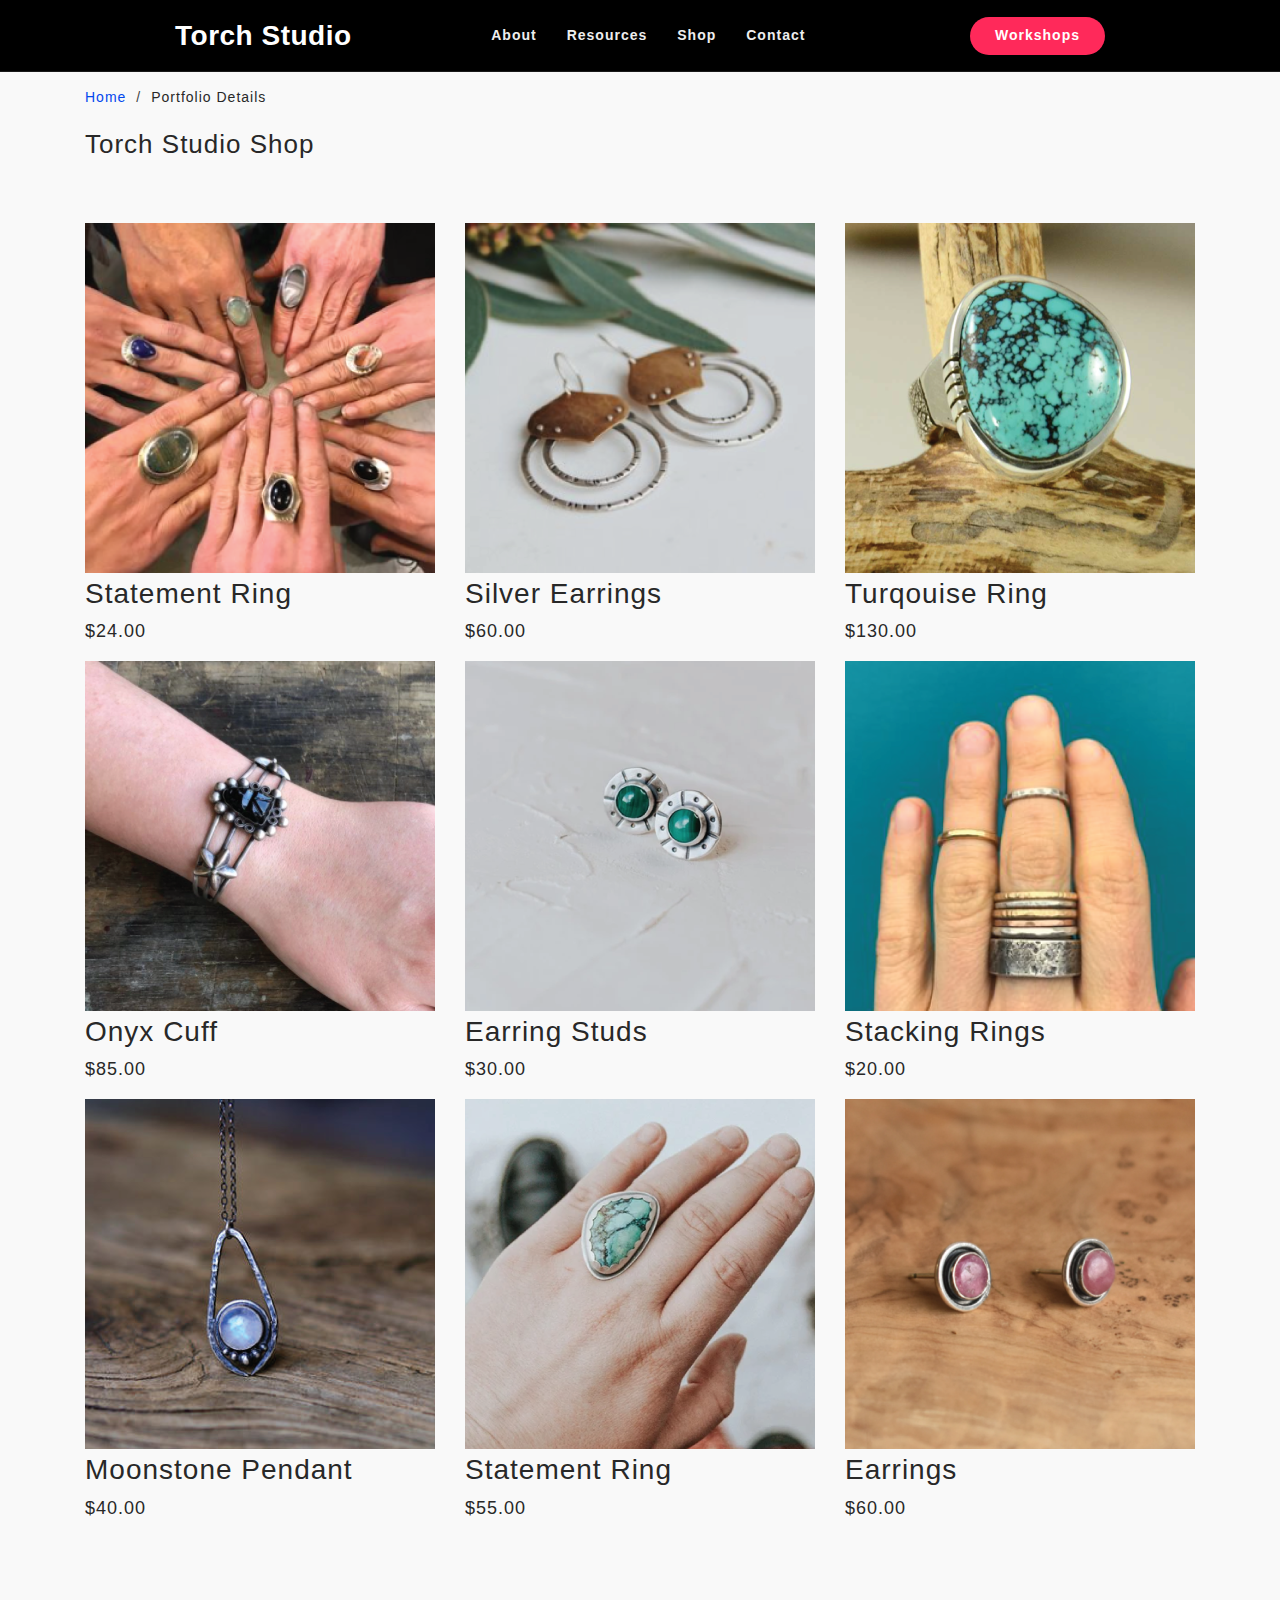
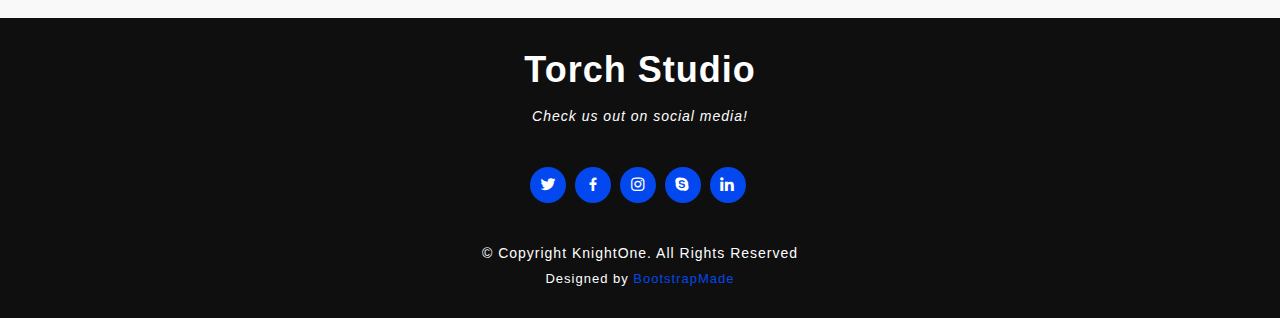
<file: index.html>
<!DOCTYPE html>
<html lang="en">

<head>
  <meta charset="utf-8">
  <meta content="width=device-width, initial-scale=1.0" name="viewport">

  <title>Portfolio Details - KnightOne Bootstrap Template</title>
  <meta content="" name="description">
  <meta content="" name="keywords">

  <!-- Favicons -->
  <link href="assets/img/favicon.png" rel="icon">
  <link href="assets/img/apple-touch-icon.png" rel="apple-touch-icon">

  <!-- Google Fonts -->
  <link href="https://fonts.googleapis.com/css?family=Open+Sans:300,300i,400,400i,600,600i,700,700i|Raleway:300,300i,400,400i,500,500i,600,600i,700,700i|Poppins:300,300i,400,400i,500,500i,600,600i,700,700i" rel="stylesheet">

  <!-- Vendor CSS Files -->
  <link href="assets/vendor/bootstrap/css/bootstrap.min.css" rel="stylesheet">
  <link href="assets/vendor/icofont/icofont.min.css" rel="stylesheet">
  <link href="assets/vendor/boxicons/css/boxicons.min.css" rel="stylesheet">
  <link href="assets/vendor/remixicon/remixicon.css" rel="stylesheet">
  <link href="assets/vendor/venobox/venobox.css" rel="stylesheet">
  <link href="assets/vendor/owl.carousel/assets/owl.carousel.min.css" rel="stylesheet">

  <!-- Template Main CSS File -->
  <link href="assets/css/style.css" rel="stylesheet">

  <!-- Global site tag (gtag.js) - Google Analytics -->
<script async src="https://www.googletagmanager.com/gtag/js?id=G-13Y4Y23V2C"></script>
<script>
  window.dataLayer = window.dataLayer || [];
  function gtag(){dataLayer.push(arguments);}
  gtag('js', new Date());

  gtag('config', 'G-13Y4Y23V2C');
</script>

  <!-- =======================================================
  * Template Name: KnightOne - v2.2.1
  * Template URL: https://bootstrapmade.com/knight-simple-one-page-bootstrap-template/
  * Author: BootstrapMade.com
  * License: https://bootstrapmade.com/license/
  ======================================================== -->
</head>

<body>

  <!-- ======= Header ======= -->
  <header id="header" class="fixed-top header-inner-pages">
    <div class="container-fluid">

      <div class="row justify-content-center">
        <div class="col-xl-9 d-flex align-items-center justify-content-between">
          <h1 class="logo"><a href="https://taraannbrooks.github.io/Torch-Studio/">Torch Studio</a></h1>
          <!-- Uncomment below if you prefer to use an image logo -->
          <!-- <a href="index.html" class="logo"><img src="assets/img/logo.png" alt="" class="img-fluid"></a>-->

          <nav class="nav-menu d-none d-lg-block">
            <ul>
              <li><a href="">About</a></li>
              <li><a href="">Resources</a></li>
              <li><a href="https://taraannbrooks.github.io/TorchStudio-Shop/">Shop</a></li>
              <li><a href="">Contact</a></li>
                <ul>
          </nav><!-- .nav-menu -->

          <a href="https://taraannbrooks.github.io/Torch-Workshops/" class="get-started-btn scrollto">Workshops</a>
        </div>
      </div>

    </div>
  </header><!-- End Header -->

  <main id="main">

    <!-- ======= Breadcrumbs ======= -->
    <section id="breadcrumbs" class="breadcrumbs">
      <div class="container">

        <ol>
          <li><a href="index.html">Home</a></li>
          <li>Portfolio Details</li>
        </ol>
        <h2>Torch Studio Shop</h2>

      </div>
    </section><!-- End Breadcrumbs -->

    <!-- ======= Portfolio Details Section ======= -->
    <section id="portfolio-details" class="portfolio-details">
      <div class="container">

        <div class="portfolio-details-container">
          

          <!-- <div class="owl-carousel portfolio-details-carousel"> -->
            <!-- <img src="assets/img/angele-kamp-u5IBQmxveNc-unsplash.jpg" class="img-fluid" alt=""> -->
            <!-- <img src="assets/img/don-agnello-wEsPKE4dEdI-unsplash.jpg" class="img-fluid" alt=""> -->
            <!-- <img src="assets/img/kyle-cut-media-Dcw_Z5o7ovY-unsplash.jpg" class="img-fluid" alt=""> -->
          <!-- </div> -->
          <div class="row portfolio-container">

            <div class="col-lg-4 col-md-6 portfolio-item filter-app">
              <img src="assets/img/Shopstatement.png" class="img-fluid" alt="">
              <h3>Statement Ring</h3>
              <p>$24.00</p>
              <!-- <div class="portfolio-info"> -->
                <!-- <h4>Intro to Silversmithing</h4> -->
                <!-- <p>Let's get started with a bang! We will cover the basics of silversmithing from tools, how to use them to soldering.</p> -->
                <!-- <a href="assets/img/portfolio/portfolio-1.jpg" data-gall="portfolioGallery" class="venobox preview-link" title="App 1"><i class="bx bx-plus"></i></a> -->
                <!-- <a href="portfolio-details.html" class="details-link" title="More Details"><i class="bx bx-link"></i></a> -->
              <!-- </div> -->
            </div>

            <div class="col-lg-4 col-md-6 portfolio-item filter-app">
              <img src="assets/img/Shopearrings.png" class="img-fluid" alt="">
              <h3>Silver Earrings</h3>
              <p>$60.00</p>
              <!-- <div class="portfolio-info"> -->
                <!-- <h4>Intro to Silversmithing</h4> -->
                <!-- <p>Let's get started with a bang! We will cover the basics of silversmithing from tools, how to use them to soldering.</p> -->
                <!-- <a href="assets/img/portfolio/portfolio-1.jpg" data-gall="portfolioGallery" class="venobox preview-link" title="App 1"><i class="bx bx-plus"></i></a> -->
                <!-- <a href="portfolio-details.html" class="details-link" title="More Details"><i class="bx bx-link"></i></a> -->
              <!-- </div> -->
            </div>
      
            <div class="col-lg-4 col-md-6 portfolio-item filter-web">
              <img src="assets/img/ShopTring.png" class="img-fluid" alt="">
              <h3>Turqouise Ring</h3>
              <p>$130.00</p>
              <!-- <div class="portfolio-info"> -->
                <!-- <h4>Intro to Rings</h4> -->
                <!-- <p>Learn to make your very own ring, custom to fit you.</p> -->
                <!-- <a href="assets/img/portfolio/portfolio-2.jpg" data-gall="portfolioGallery" class="venobox preview-link" title="Web 3"><i class="bx bx-plus"></i></a> -->
                <!-- <a href="portfolio-details.html" class="details-link" title="More Details"><i class="bx bx-link"></i></a> -->
              <!-- </div> -->
            </div>
            <div class="col-lg-4 col-md-6 portfolio-item filter-app">
              <img src="assets/img/ShopOnyx.png" class="img-fluid" alt="">
              <h3>Onyx Cuff</h3>
              <p>$85.00</p>
              <!-- <div class="portfolio-info"> -->
                <!-- <h4>Intermediate Rings</h4> -->
                <!-- <p>Learn to use more advanced techniques with ring making, focus on pushing design and executing.</p> -->
                <!-- <a href="assets/img/portfolio/portfolio-3.jpg" data-gall="portfolioGallery" class="venobox preview-link" title="App 2"><i class="bx bx-plus"></i></a> -->
                <!-- <a href="portfolio-details.html" class="details-link" title="More Details"><i class="bx bx-link"></i></a> -->
              <!-- </div> -->
            </div>
            <div class="col-lg-4 col-md-6 portfolio-item filter-card">
              <img src="assets/img/Shopstuds.png" class="img-fluid" alt="">
              <h3>Earring Studs</h3>
              <p>$30.00</p>
              <!-- <div class="portfolio-info"> -->
                <!-- <h4>Stud Earrings</h4> -->
                <!-- <p>Magnam dolores commodi suscipit. Necessitatibus eius consequatur ex aliquid fuga eum quidem. Sit sint consectetur velit. Quisquam quos quisquam cupiditate. Et nemo qui impedit suscipit alias</p> -->
                <!-- <a href="assets/img/portfolio/portfolio-4.jpg" data-gall="portfolioGallery" class="venobox preview-link" title="Card 2"><i class="bx bx-plus"></i></a> -->
                <!-- <a href="portfolio-details.html" class="details-link" title="More Details"><i class="bx bx-link"></i></a> -->
              <!-- </div> -->
            </div>
            <div class="col-lg-4 col-md-6 portfolio-item filter-web">
              <img src="assets/img/Shopstacking.png" class="img-fluid" alt="">
              <h3>Stacking Rings</h3>
              <p>$20.00</p>       
              <!-- <div class="portfolio-info"> -->
                <!-- <h4>Cuffs and Bangles</h4> -->
                <!-- <p>Magnam dolores commodi suscipit. Necessitatibus eius consequatur ex aliquid fuga eum quidem. Sit sint consectetur velit. Quisquam quos quisquam cupiditate. Et nemo qui impedit suscipit alias</p> -->
                <!-- <a href="assets/img/portfolio/portfolio-5.jpg" data-gall="portfolioGallery" class="venobox preview-link" title="Web 2"><i class="bx bx-plus"></i></a> -->
                <!-- <a href="portfolio-details.html" class="details-link" title="More Details"><i class="bx bx-link"></i></a> -->
              <!-- </div> -->
            </div>
            <div class="col-lg-4 col-md-6 portfolio-item filter-app">
              <img src="assets/img/Shoppendant.png" class="img-fluid" alt="">
              <h3>Moonstone Pendant</h3>
              <p>$40.00</p>
              <!-- <div class="portfolio-info"> -->
                <!-- <h4>Intro to Stone Setting</h4> -->
                <!-- <p>Magnam dolores commodi suscipit. Necessitatibus eius consequatur ex aliquid fuga eum quidem. Sit sint consectetur velit. Quisquam quos quisquam cupiditate. Et nemo qui impedit suscipit alias</p> -->
                <!-- <a href="assets/img/portfolio/portfolio-6.jpg" data-gall="portfolioGallery" class="venobox preview-link" title="App 3"><i class="bx bx-plus"></i></a> -->
                <!-- <a href="portfolio-details.html" class="details-link" title="More Details"><i class="bx bx-link"></i></a> -->
              <!-- </div> -->
            </div>
            <div class="col-lg-4 col-md-6 portfolio-item filter-card">
              <img src="assets/img/Shopring2.png" class="img-fluid" alt="">
              <h3>Statement Ring</h3>
              <p>$55.00</p>
              <!-- <div class="portfolio-info"> -->
                <!-- <h4>Intro to Pendants</h4> -->
                <!-- <p>Magnam dolores commodi suscipit. Necessitatibus eius consequatur ex aliquid fuga eum quidem. Sit sint consectetur velit. Quisquam quos quisquam cupiditate. Et nemo qui impedit suscipit alias</p> -->
                <!-- <a href="assets/img/portfolio/portfolio-7.jpg" data-gall="portfolioGallery" class="venobox preview-link" title="Card 1"><i class="bx bx-plus"></i></a> -->
                <!-- <a href="portfolio-details.html" class="details-link" title="More Details"><i class="bx bx-link"></i></a> -->
              <!-- </div> -->
            </div>
            <div class="col-lg-4 col-md-6 portfolio-item filter-card">
              <img src="assets/img/Shopstuds2.png" class="img-fluid" alt="">
              <h3>Earrings</h3>
              <p>$60.00</p>
              <!-- <div class="portfolio-info"> -->
                <!-- <h4>Intro to Silver Texturing</h4> -->
                <!-- <p>Magnam dolores commodi suscipit. Necessitatibus eius consequatur ex aliquid fuga eum quidem. Sit sint consectetur velit. Quisquam quos quisquam cupiditate. Et nemo qui impedit suscipit alias</p> -->
                <!-- <a href="assets/img/portfolio/portfolio-8.jpg" data-gall="portfolioGallery" class="venobox preview-link" title="Card 3"><i class="bx bx-plus"></i></a> -->
                <!-- <a href="portfolio-details.html" class="details-link" title="More Details"><i class="bx bx-link"></i></a> -->
              <!-- </div> -->
              </div>
            </div>
          </div>
        </div>
        </section><!-- End Portfolio Section -->
      </div>
    </section><!-- End Portfolio Details Section -->

  </main><!-- End #main -->


  <!-- ======= Footer ======= -->
  <footer id="footer">
    <div class="container">
      <h3>Torch Studio</h3>
      <p>Check us out on social media!</p>
      <div class="social-links">
        <a href="#" class="twitter"><i class="bx bxl-twitter"></i></a>
        <a href="#" class="facebook"><i class="bx bxl-facebook"></i></a>
        <a href="#" class="instagram"><i class="bx bxl-instagram"></i></a>
        <a href="#" class="google-plus"><i class="bx bxl-skype"></i></a>
        <a href="#" class="linkedin"><i class="bx bxl-linkedin"></i></a>
      </div>
      <div class="copyright">
        &copy; Copyright <strong><span>KnightOne</span></strong>. All Rights Reserved
      </div>
      <div class="credits">
        <!-- All the links in the footer should remain intact. -->
        <!-- You can delete the links only if you purchased the pro version. -->
        <!-- Licensing information: https://bootstrapmade.com/license/ -->
        <!-- Purchase the pro version with working PHP/AJAX contact form: https://bootstrapmade.com/knight-simple-one-page-bootstrap-template/ -->
        Designed by <a href="https://bootstrapmade.com/">BootstrapMade</a>
      </div>
    </div>
  </footer><!-- End Footer -->

  <div id="preloader"></div>
  <a href="#" class="back-to-top"><i class="ri-arrow-up-line"></i></a>

  <!-- Vendor JS Files -->
  <script src="assets/vendor/jquery/jquery.min.js"></script>
  <script src="assets/vendor/bootstrap/js/bootstrap.bundle.min.js"></script>
  <script src="assets/vendor/jquery.easing/jquery.easing.min.js"></script>
  <script src="assets/vendor/php-email-form/validate.js"></script>
  <script src="assets/vendor/waypoints/jquery.waypoints.min.js"></script>
  <script src="assets/vendor/counterup/counterup.min.js"></script>
  <script src="assets/vendor/isotope-layout/isotope.pkgd.min.js"></script>
  <script src="assets/vendor/venobox/venobox.min.js"></script>
  <script src="assets/vendor/owl.carousel/owl.carousel.min.js"></script>

  <!-- Template Main JS File -->
  <script src="assets/js/main.js"></script>

</body>

</html>
</file>
<file: assets/vendor/venobox/venobox.css>
/* ------ venobox.css --------*/
.vbox-overlay *, .vbox-overlay *:before, .vbox-overlay *:after{
    -webkit-backface-visibility: hidden;
    -webkit-box-sizing:border-box;
    -moz-box-sizing:border-box;
    box-sizing:border-box;
}
.vbox-overlay * { 
    -webkit-backface-visibility: visible;
    backface-visibility: visible;
}
.vbox-overlay{
    display: -webkit-flex;
    display: flex;
    -webkit-flex-direction: column;
    flex-direction: column;
    -webkit-justify-content: center;
    justify-content: center;
    -webkit-align-items: center;
    align-items: center;
    position: fixed;
    left: 0;
    top: 0;
    bottom: 0;
    right: 0;
    z-index: 999999;
}

/* ----- navigation ----- */
.vbox-title{
    width: 100%;
    height: 40px;
    float: left;
    text-align: center;
    line-height: 28px;
    font-size: 12px;
    padding: 6px 50px;
    overflow: hidden;
    position: fixed;
    display: none;
    left: 0;
    z-index: 89;
}
.vbox-close{
    cursor: pointer;
    position: fixed;
    top: -1px;
    right: 0;
    width: 50px;
    height: 40px;
    padding: 6px;
    display: block;
    background-position:10px center;
    overflow: hidden;
    font-size: 24px;
    line-height: 1;
    text-align: center;
    z-index: 99;
}
.vbox-left{
    cursor: pointer;
    position: fixed;
    left: 0;
    height: 40px;
    overflow: hidden;
    line-height: 28px;
    font-size: 12px;
    z-index: 99;
    display: flex;
    align-items:center;
}
.vbox-num{
    display: inline-block;
    margin: 6px 0 6px 15px;
}
/* ----- Social share ----- */
.vbox-share{
    line-height: 28px;
    font-size: 12px;
    overflow: hidden;
    position: fixed;
    left: 0;
    z-index: 98;
    display: flex;
    align-items:center;
    justify-content: center;
    width: 100%;
    text-align: center;
}
.vbox-share svg{
    max-height: 28px;
    width: 28px;
    z-index: 10;
    margin-left: 12px;
    margin-top: 6px;
    margin-bottom: 6px;
    vertical-align: middle;
}


/* ----- navigation ARROWS ----- */
.vbox-next, .vbox-prev{
    position: fixed;
    top: 50%;
    margin-top: -15px;
    overflow: hidden;
    cursor: pointer;
    display: block;
    width: 45px;
    height: 45px;
    z-index: 99;
}
.vbox-next span, .vbox-prev span{
    position: relative;
    width: 20px;
    height: 20px;
    border: 2px solid transparent;
    border-top-color: #B6B6B6;
    border-right-color: #B6B6B6;
    text-indent: -100px;
    position: absolute;
    top: 8px;
    display: block;
}
.vbox-prev{
    left: 15px;
}
.vbox-next{
    right: 15px;
}
.vbox-prev span{
    left: 10px;
    -ms-transform: rotate(-135deg);
    -webkit-transform: rotate(-135deg);
    transform: rotate(-135deg);
}
.vbox-next span{
    -ms-transform: rotate(45deg);
    -webkit-transform: rotate(45deg);
    transform: rotate(45deg);
    right: 10px;
}
/* ------- inline window ------ */
.vbox-inline{
    width: 420px;
    height: 315px;
    height: 70vh;
    padding: 10px;
    background: #fff;
    margin: 0 auto;
    overflow: auto;
    text-align: left;
}
/* ------- Video & iFrames window ------ */
.venoframe{
    max-width: 100%;
    width: 100%;
    border: none;
    width: 100%;
    height: 260px;
    height: 70vh;
}
.venoframe.vbvid{
    height: 260px;
}
@media (min-width: 768px) {
    .venoframe, .vbox-inline{
        width: 90%;
        height: 360px;
        height: 70vh;
    }
    .venoframe.vbvid{
        width: 640px;
        height: 360px;
    }
}
@media (min-width: 992px) {
    .venoframe, .vbox-inline{
        max-width: 1200px;
        width: 80%;
        height: 540px;
        height: 70vh;
    }
    .venoframe.vbvid{
        width: 960px;
        height: 540px;
    }
}
/* 
Please do NOT edit this part! 
or at least read this note: http://i.imgur.com/7C0ws9e.gif
*/
.vbox-open{
    overflow: hidden;
}
.vbox-container{
    position: absolute;
    left: 0;
    right: 0;
    top: 0;
    bottom: 0;
    overflow-x: hidden;
    overflow-y: scroll;
    overflow-scrolling: touch;
    -webkit-overflow-scrolling: touch;
    z-index: 20;
    max-height: 100%;

}

.vbox-content{
    text-align: center;
    float: left;
    width: 100%;
    position: relative;
    overflow: hidden;
    padding: 20px 4%;
}
.vbox-container img{
    max-width: 100%;
    height: auto;
}
.vbox-figlio{
    box-shadow: 0 0 12px rgba(0,0,0,0.19), 0 6px 6px rgba(0,0,0,0.23);
    max-width: 100%;
    text-align: initial;
}
img.vbox-figlio{
    -webkit-user-select: none;
-khtml-user-select: none;
-moz-user-select: none;
-o-user-select: none;
user-select: none;
}
.vbox-content.swipe-left{
    margin-left: -200px !important;
}
.vbox-content.swipe-right{
    margin-left: 200px !important;
}
.vbox-animated{
    webkit-transition: margin 300ms ease-out;
    transition: margin 300ms ease-out;
}

/* ---------- preloader ----------
 * SPINKIT 
 * http://tobiasahlin.com/spinkit/
-------------------------------- */
.sk-double-bounce,.sk-rotating-plane{width:40px;height:40px;margin:40px auto}.sk-rotating-plane{background-color:#333;-webkit-animation:sk-rotatePlane 1.2s infinite ease-in-out;animation:sk-rotatePlane 1.2s infinite ease-in-out}@-webkit-keyframes sk-rotatePlane{0%{-webkit-transform:perspective(120px) rotateX(0) rotateY(0);transform:perspective(120px) rotateX(0) rotateY(0)}50%{-webkit-transform:perspective(120px) rotateX(-180.1deg) rotateY(0);transform:perspective(120px) rotateX(-180.1deg) rotateY(0)}100%{-webkit-transform:perspective(120px) rotateX(-180deg) rotateY(-179.9deg);transform:perspective(120px) rotateX(-180deg) rotateY(-179.9deg)}}@keyframes sk-rotatePlane{0%{-webkit-transform:perspective(120px) rotateX(0) rotateY(0);transform:perspective(120px) rotateX(0) rotateY(0)}50%{-webkit-transform:perspective(120px) rotateX(-180.1deg) rotateY(0);transform:perspective(120px) rotateX(-180.1deg) rotateY(0)}100%{-webkit-transform:perspective(120px) rotateX(-180deg) rotateY(-179.9deg);transform:perspective(120px) rotateX(-180deg) rotateY(-179.9deg)}}.sk-double-bounce{position:relative}.sk-double-bounce .sk-child{width:100%;height:100%;border-radius:50%;background-color:#333;opacity:.6;position:absolute;top:0;left:0;-webkit-animation:sk-doubleBounce 2s infinite ease-in-out;animation:sk-doubleBounce 2s infinite ease-in-out}.sk-chasing-dots .sk-child,.sk-spinner-pulse,.sk-three-bounce .sk-child{background-color:#333;border-radius:100%}.sk-double-bounce .sk-double-bounce2{-webkit-animation-delay:-1s;animation-delay:-1s}@-webkit-keyframes sk-doubleBounce{0%,100%{-webkit-transform:scale(0);transform:scale(0)}50%{-webkit-transform:scale(1);transform:scale(1)}}@keyframes sk-doubleBounce{0%,100%{-webkit-transform:scale(0);transform:scale(0)}50%{-webkit-transform:scale(1);transform:scale(1)}}.sk-wave{margin:40px auto;width:50px;height:40px;text-align:center;font-size:10px}.sk-wave .sk-rect{background-color:#333;height:100%;width:6px;display:inline-block;-webkit-animation:sk-waveStretchDelay 1.2s infinite ease-in-out;animation:sk-waveStretchDelay 1.2s infinite ease-in-out}.sk-wave .sk-rect1{-webkit-animation-delay:-1.2s;animation-delay:-1.2s}.sk-wave .sk-rect2{-webkit-animation-delay:-1.1s;animation-delay:-1.1s}.sk-wave .sk-rect3{-webkit-animation-delay:-1s;animation-delay:-1s}.sk-wave .sk-rect4{-webkit-animation-delay:-.9s;animation-delay:-.9s}.sk-wave .sk-rect5{-webkit-animation-delay:-.8s;animation-delay:-.8s}@-webkit-keyframes sk-waveStretchDelay{0%,100%,40%{-webkit-transform:scaleY(.4);transform:scaleY(.4)}20%{-webkit-transform:scaleY(1);transform:scaleY(1)}}@keyframes sk-waveStretchDelay{0%,100%,40%{-webkit-transform:scaleY(.4);transform:scaleY(.4)}20%{-webkit-transform:scaleY(1);transform:scaleY(1)}}.sk-wandering-cubes{margin:40px auto;width:40px;height:40px;position:relative}.sk-wandering-cubes .sk-cube{background-color:#333;width:10px;height:10px;position:absolute;top:0;left:0;-webkit-animation:sk-wanderingCube 1.8s ease-in-out -1.8s infinite both;animation:sk-wanderingCube 1.8s ease-in-out -1.8s infinite both}.sk-chasing-dots,.sk-spinner-pulse{width:40px;height:40px;margin:40px auto}.sk-wandering-cubes .sk-cube2{-webkit-animation-delay:-.9s;animation-delay:-.9s}@-webkit-keyframes sk-wanderingCube{0%{-webkit-transform:rotate(0);transform:rotate(0)}25%{-webkit-transform:translateX(30px) rotate(-90deg) scale(.5);transform:translateX(30px) rotate(-90deg) scale(.5)}50%{-webkit-transform:translateX(30px) translateY(30px) rotate(-179deg);transform:translateX(30px) translateY(30px) rotate(-179deg)}50.1%{-webkit-transform:translateX(30px) translateY(30px) rotate(-180deg);transform:translateX(30px) translateY(30px) rotate(-180deg)}75%{-webkit-transform:translateX(0) translateY(30px) rotate(-270deg) scale(.5);transform:translateX(0) translateY(30px) rotate(-270deg) scale(.5)}100%{-webkit-transform:rotate(-360deg);transform:rotate(-360deg)}}@keyframes sk-wanderingCube{0%{-webkit-transform:rotate(0);transform:rotate(0)}25%{-webkit-transform:translateX(30px) rotate(-90deg) scale(.5);transform:translateX(30px) rotate(-90deg) scale(.5)}50%{-webkit-transform:translateX(30px) translateY(30px) rotate(-179deg);transform:translateX(30px) translateY(30px) rotate(-179deg)}50.1%{-webkit-transform:translateX(30px) translateY(30px) rotate(-180deg);transform:translateX(30px) translateY(30px) rotate(-180deg)}75%{-webkit-transform:translateX(0) translateY(30px) rotate(-270deg) scale(.5);transform:translateX(0) translateY(30px) rotate(-270deg) scale(.5)}100%{-webkit-transform:rotate(-360deg);transform:rotate(-360deg)}}.sk-spinner-pulse{-webkit-animation:sk-pulseScaleOut 1s infinite ease-in-out;animation:sk-pulseScaleOut 1s infinite ease-in-out}@-webkit-keyframes sk-pulseScaleOut{0%{-webkit-transform:scale(0);transform:scale(0)}100%{-webkit-transform:scale(1);transform:scale(1);opacity:0}}@keyframes sk-pulseScaleOut{0%{-webkit-transform:scale(0);transform:scale(0)}100%{-webkit-transform:scale(1);transform:scale(1);opacity:0}}.sk-chasing-dots{position:relative;text-align:center;-webkit-animation:sk-chasingDotsRotate 2s infinite linear;animation:sk-chasingDotsRotate 2s infinite linear}.sk-chasing-dots .sk-child{width:60%;height:60%;display:inline-block;position:absolute;top:0;-webkit-animation:sk-chasingDotsBounce 2s infinite ease-in-out;animation:sk-chasingDotsBounce 2s infinite ease-in-out}.sk-chasing-dots .sk-dot2{top:auto;bottom:0;-webkit-animation-delay:-1s;animation-delay:-1s}@-webkit-keyframes sk-chasingDotsRotate{100%{-webkit-transform:rotate(360deg);transform:rotate(360deg)}}@keyframes sk-chasingDotsRotate{100%{-webkit-transform:rotate(360deg);transform:rotate(360deg)}}@-webkit-keyframes sk-chasingDotsBounce{0%,100%{-webkit-transform:scale(0);transform:scale(0)}50%{-webkit-transform:scale(1);transform:scale(1)}}@keyframes sk-chasingDotsBounce{0%,100%{-webkit-transform:scale(0);transform:scale(0)}50%{-webkit-transform:scale(1);transform:scale(1)}}.sk-three-bounce{margin:40px auto;width:80px;text-align:center}.sk-three-bounce .sk-child{width:20px;height:20px;display:inline-block;-webkit-animation:sk-three-bounce 1.4s ease-in-out 0s infinite both;animation:sk-three-bounce 1.4s ease-in-out 0s infinite both}.sk-circle .sk-child:before,.sk-fading-circle .sk-circle:before{display:block;border-radius:100%;content:'';background-color:#333}.sk-three-bounce .sk-bounce1{-webkit-animation-delay:-.32s;animation-delay:-.32s}.sk-three-bounce .sk-bounce2{-webkit-animation-delay:-.16s;animation-delay:-.16s}@-webkit-keyframes sk-three-bounce{0%,100%,80%{-webkit-transform:scale(0);transform:scale(0)}40%{-webkit-transform:scale(1);transform:scale(1)}}@keyframes sk-three-bounce{0%,100%,80%{-webkit-transform:scale(0);transform:scale(0)}40%{-webkit-transform:scale(1);transform:scale(1)}}.sk-circle{margin:40px auto;width:40px;height:40px;position:relative}.sk-circle .sk-child{width:100%;height:100%;position:absolute;left:0;top:0}.sk-circle .sk-child:before{margin:0 auto;width:15%;height:15%;-webkit-animation:sk-circleBounceDelay 1.2s infinite ease-in-out both;animation:sk-circleBounceDelay 1.2s infinite ease-in-out both}.sk-circle .sk-circle2{-webkit-transform:rotate(30deg);-ms-transform:rotate(30deg);transform:rotate(30deg)}.sk-circle .sk-circle3{-webkit-transform:rotate(60deg);-ms-transform:rotate(60deg);transform:rotate(60deg)}.sk-circle .sk-circle4{-webkit-transform:rotate(90deg);-ms-transform:rotate(90deg);transform:rotate(90deg)}.sk-circle .sk-circle5{-webkit-transform:rotate(120deg);-ms-transform:rotate(120deg);transform:rotate(120deg)}.sk-circle .sk-circle6{-webkit-transform:rotate(150deg);-ms-transform:rotate(150deg);transform:rotate(150deg)}.sk-circle .sk-circle7{-webkit-transform:rotate(180deg);-ms-transform:rotate(180deg);transform:rotate(180deg)}.sk-circle .sk-circle8{-webkit-transform:rotate(210deg);-ms-transform:rotate(210deg);transform:rotate(210deg)}.sk-circle .sk-circle9{-webkit-transform:rotate(240deg);-ms-transform:rotate(240deg);transform:rotate(240deg)}.sk-circle .sk-circle10{-webkit-transform:rotate(270deg);-ms-transform:rotate(270deg);transform:rotate(270deg)}.sk-circle .sk-circle11{-webkit-transform:rotate(300deg);-ms-transform:rotate(300deg);transform:rotate(300deg)}.sk-circle .sk-circle12{-webkit-transform:rotate(330deg);-ms-transform:rotate(330deg);transform:rotate(330deg)}.sk-circle .sk-circle2:before{-webkit-animation-delay:-1.1s;animation-delay:-1.1s}.sk-circle .sk-circle3:before{-webkit-animation-delay:-1s;animation-delay:-1s}.sk-circle .sk-circle4:before{-webkit-animation-delay:-.9s;animation-delay:-.9s}.sk-circle .sk-circle5:before{-webkit-animation-delay:-.8s;animation-delay:-.8s}.sk-circle .sk-circle6:before{-webkit-animation-delay:-.7s;animation-delay:-.7s}.sk-circle .sk-circle7:before{-webkit-animation-delay:-.6s;animation-delay:-.6s}.sk-circle .sk-circle8:before{-webkit-animation-delay:-.5s;animation-delay:-.5s}.sk-circle .sk-circle9:before{-webkit-animation-delay:-.4s;animation-delay:-.4s}.sk-circle .sk-circle10:before{-webkit-animation-delay:-.3s;animation-delay:-.3s}.sk-circle .sk-circle11:before{-webkit-animation-delay:-.2s;animation-delay:-.2s}.sk-circle .sk-circle12:before{-webkit-animation-delay:-.1s;animation-delay:-.1s}@-webkit-keyframes sk-circleBounceDelay{0%,100%,80%{-webkit-transform:scale(0);transform:scale(0)}40%{-webkit-transform:scale(1);transform:scale(1)}}@keyframes sk-circleBounceDelay{0%,100%,80%{-webkit-transform:scale(0);transform:scale(0)}40%{-webkit-transform:scale(1);transform:scale(1)}}.sk-cube-grid{width:40px;height:40px;margin:40px auto}.sk-cube-grid .sk-cube{width:33.33%;height:33.33%;background-color:#333;float:left;-webkit-animation:sk-cubeGridScaleDelay 1.3s infinite ease-in-out;animation:sk-cubeGridScaleDelay 1.3s infinite ease-in-out}.sk-cube-grid .sk-cube1{-webkit-animation-delay:.2s;animation-delay:.2s}.sk-cube-grid .sk-cube2{-webkit-animation-delay:.3s;animation-delay:.3s}.sk-cube-grid .sk-cube3{-webkit-animation-delay:.4s;animation-delay:.4s}.sk-cube-grid .sk-cube4{-webkit-animation-delay:.1s;animation-delay:.1s}.sk-cube-grid .sk-cube5{-webkit-animation-delay:.2s;animation-delay:.2s}.sk-cube-grid .sk-cube6{-webkit-animation-delay:.3s;animation-delay:.3s}.sk-cube-grid .sk-cube7{-webkit-animation-delay:0ms;animation-delay:0ms}.sk-cube-grid .sk-cube8{-webkit-animation-delay:.1s;animation-delay:.1s}.sk-cube-grid .sk-cube9{-webkit-animation-delay:.2s;animation-delay:.2s}@-webkit-keyframes sk-cubeGridScaleDelay{0%,100%,70%{-webkit-transform:scale3D(1,1,1);transform:scale3D(1,1,1)}35%{-webkit-transform:scale3D(0,0,1);transform:scale3D(0,0,1)}}@keyframes sk-cubeGridScaleDelay{0%,100%,70%{-webkit-transform:scale3D(1,1,1);transform:scale3D(1,1,1)}35%{-webkit-transform:scale3D(0,0,1);transform:scale3D(0,0,1)}}.sk-fading-circle{margin:40px auto;width:40px;height:40px;position:relative}.sk-fading-circle .sk-circle{width:100%;height:100%;position:absolute;left:0;top:0}.sk-fading-circle .sk-circle:before{margin:0 auto;width:15%;height:15%;-webkit-animation:sk-circleFadeDelay 1.2s infinite ease-in-out both;animation:sk-circleFadeDelay 1.2s infinite ease-in-out both}.sk-fading-circle .sk-circle2{-webkit-transform:rotate(30deg);-ms-transform:rotate(30deg);transform:rotate(30deg)}.sk-fading-circle .sk-circle3{-webkit-transform:rotate(60deg);-ms-transform:rotate(60deg);transform:rotate(60deg)}.sk-fading-circle .sk-circle4{-webkit-transform:rotate(90deg);-ms-transform:rotate(90deg);transform:rotate(90deg)}.sk-fading-circle .sk-circle5{-webkit-transform:rotate(120deg);-ms-transform:rotate(120deg);transform:rotate(120deg)}.sk-fading-circle .sk-circle6{-webkit-transform:rotate(150deg);-ms-transform:rotate(150deg);transform:rotate(150deg)}.sk-fading-circle .sk-circle7{-webkit-transform:rotate(180deg);-ms-transform:rotate(180deg);transform:rotate(180deg)}.sk-fading-circle .sk-circle8{-webkit-transform:rotate(210deg);-ms-transform:rotate(210deg);transform:rotate(210deg)}.sk-fading-circle .sk-circle9{-webkit-transform:rotate(240deg);-ms-transform:rotate(240deg);transform:rotate(240deg)}.sk-fading-circle .sk-circle10{-webkit-transform:rotate(270deg);-ms-transform:rotate(270deg);transform:rotate(270deg)}.sk-fading-circle .sk-circle11{-webkit-transform:rotate(300deg);-ms-transform:rotate(300deg);transform:rotate(300deg)}.sk-fading-circle .sk-circle12{-webkit-transform:rotate(330deg);-ms-transform:rotate(330deg);transform:rotate(330deg)}.sk-fading-circle .sk-circle2:before{-webkit-animation-delay:-1.1s;animation-delay:-1.1s}.sk-fading-circle .sk-circle3:before{-webkit-animation-delay:-1s;animation-delay:-1s}.sk-fading-circle .sk-circle4:before{-webkit-animation-delay:-.9s;animation-delay:-.9s}.sk-fading-circle .sk-circle5:before{-webkit-animation-delay:-.8s;animation-delay:-.8s}.sk-fading-circle .sk-circle6:before{-webkit-animation-delay:-.7s;animation-delay:-.7s}.sk-fading-circle .sk-circle7:before{-webkit-animation-delay:-.6s;animation-delay:-.6s}.sk-fading-circle .sk-circle8:before{-webkit-animation-delay:-.5s;animation-delay:-.5s}.sk-fading-circle .sk-circle9:before{-webkit-animation-delay:-.4s;animation-delay:-.4s}.sk-fading-circle .sk-circle10:before{-webkit-animation-delay:-.3s;animation-delay:-.3s}.sk-fading-circle .sk-circle11:before{-webkit-animation-delay:-.2s;animation-delay:-.2s}.sk-fading-circle .sk-circle12:before{-webkit-animation-delay:-.1s;animation-delay:-.1s}@-webkit-keyframes sk-circleFadeDelay{0%,100%,39%{opacity:0}40%{opacity:1}}@keyframes sk-circleFadeDelay{0%,100%,39%{opacity:0}40%{opacity:1}}.sk-folding-cube{margin:40px auto;width:40px;height:40px;position:relative;-webkit-transform:rotateZ(45deg);transform:rotateZ(45deg)}.sk-folding-cube .sk-cube{float:left;width:50%;height:50%;position:relative;-webkit-transform:scale(1.1);-ms-transform:scale(1.1);transform:scale(1.1)}.sk-folding-cube .sk-cube:before{content:'';position:absolute;top:0;left:0;width:100%;height:100%;background-color:#333;-webkit-animation:sk-foldCubeAngle 2.4s infinite linear both;animation:sk-foldCubeAngle 2.4s infinite linear both;-webkit-transform-origin:100% 100%;-ms-transform-origin:100% 100%;transform-origin:100% 100%}.sk-folding-cube .sk-cube2{-webkit-transform:scale(1.1) rotateZ(90deg);transform:scale(1.1) rotateZ(90deg)}.sk-folding-cube .sk-cube3{-webkit-transform:scale(1.1) rotateZ(180deg);transform:scale(1.1) rotateZ(180deg)}.sk-folding-cube .sk-cube4{-webkit-transform:scale(1.1) rotateZ(270deg);transform:scale(1.1) rotateZ(270deg)}.sk-folding-cube .sk-cube2:before{-webkit-animation-delay:.3s;animation-delay:.3s}.sk-folding-cube .sk-cube3:before{-webkit-animation-delay:.6s;animation-delay:.6s}.sk-folding-cube .sk-cube4:before{-webkit-animation-delay:.9s;animation-delay:.9s}@-webkit-keyframes sk-foldCubeAngle{0%,10%{-webkit-transform:perspective(140px) rotateX(-180deg);transform:perspective(140px) rotateX(-180deg);opacity:0}25%,75%{-webkit-transform:perspective(140px) rotateX(0);transform:perspective(140px) rotateX(0);opacity:1}100%,90%{-webkit-transform:perspective(140px) rotateY(180deg);transform:perspective(140px) rotateY(180deg);opacity:0}}@keyframes sk-foldCubeAngle{0%,10%{-webkit-transform:perspective(140px) rotateX(-180deg);transform:perspective(140px) rotateX(-180deg);opacity:0}25%,75%{-webkit-transform:perspective(140px) rotateX(0);transform:perspective(140px) rotateX(0);opacity:1}100%,90%{-webkit-transform:perspective(140px) rotateY(180deg);transform:perspective(140px) rotateY(180deg);opacity:0}}
</file>
<file: assets/css/style.css>
/**
* Template Name: KnightOne - v2.2.1
* Template URL: https://bootstrapmade.com/knight-simple-one-page-bootstrap-template/
* Author: BootstrapMade.com
* License: https://bootstrapmade.com/license/
*/

/*--------------------------------------------------------------
# General
--------------------------------------------------------------*/
body {
  font-family: roc-grotesk, sans-serif;
  font-size: large;
  font-weight: 300;
  letter-spacing: 1px;
  font-style: normal;
  color: #282828;
  background-color: #f9f9f9;
}

a {
  color: #0348EE;
}

a:hover {
  color: #0348EE;
  text-decoration: none;
}

h1, h2, h3, h4, h5, h6 {
  font-family: auster, sans-serif;
  font-style: normal;
  margin-top: 1%;
}
h2 {
  font-size: larger;
}
h3 {
  font-size: normal;
}

/*--------------------------------------------------------------
# Preloader
--------------------------------------------------------------*/
#preloader {
  position: fixed;
  top: 0;
  left: 0;
  right: 0;
  bottom: 0;
  z-index: 9999;
  overflow: hidden;
  background: #fff;
}

#preloader:before {
  content: "";
  position: fixed;
  top: calc(50% - 30px);
  left: calc(50% - 30px);
  border: 6px solid #0348EE;
  border-top-color: #fff;
  border-bottom-color: #fff;
  border-radius: 50%;
  width: 60px;
  height: 60px;
  -webkit-animation: animate-preloader 1s linear infinite;
  animation: animate-preloader 1s linear infinite;
}

@-webkit-keyframes animate-preloader {
  0% {
    transform: rotate(0deg);
  }
  100% {
    transform: rotate(360deg);
  }
}

@keyframes animate-preloader {
  0% {
    transform: rotate(0deg);
  }
  100% {
    transform: rotate(360deg);
  }
}

/*--------------------------------------------------------------
# Back to top button
--------------------------------------------------------------*/
.back-to-top {
  position: fixed;
  display: none;
  right: 15px;
  bottom: 15px;
  z-index: 99999;
}

.back-to-top i {
  display: flex;
  align-items: center;
  justify-content: center;
  font-size: 24px;
  width: 40px;
  height: 40px;
  border-radius: 50px;
  background: #0348EE;
  color: #fff;
  transition: all 0.4s;
}

.back-to-top i:hover {
  background: #0032a7;
  color: #fff;
}

/*--------------------------------------------------------------
# Header
--------------------------------------------------------------*/
#header {
  transition: all 0.5s;
  z-index: 997;
  border-bottom: 1px solid rgba(255, 255, 255, 0.1);
}

#header.header-scrolled, #header.header-inner-pages {
  background: black;
}

#header .logo {
  font-size: 28px;
  margin: 0;
  padding: 0;
  line-height: 1;
  font-weight: 700;
  letter-spacing: 0.5px;
  font-family: auster, sans-serif;
  font-weight: 800;
  font-style: normal;
}

#header .logo a {
  color: #fff;
}

#header .logo img {
  max-height: 40px;
}

@media (max-width: 992px) {
  #header {
    border: 0;
    padding: 15px 0;
  }
}

/*--------------------------------------------------------------
# Navigation Menu
--------------------------------------------------------------*/
/* Desktop Navigation */
.nav-menu ul {
  margin: 0;
  padding: 0;
  list-style: none;
}

.nav-menu > ul {
  display: flex;
}

.nav-menu > ul > li {
  position: relative;
  white-space: nowrap;
  margin: 0 12px;
}

.nav-menu a {
  display: block;
  position: relative;
  color: #eee;
  transition: 0.3s;
  font-size: 14px;
  padding: 25px 3px;
  font-weight: 600;
  font-family: roc-grotesk-wide, sans-serif;
}

.nav-menu > ul > li > a:before {
  content: "";
  position: absolute;
  width: 100%;
  height: 2px;
  bottom: -2px;
  left: 0;
  background-color: #0348EE;
  visibility: hidden;
  width: 0px;
  transition: all 0.3s ease-in-out 0s;
}

.nav-menu a:hover:before, .nav-menu li:hover > a:before, .nav-menu .active > a:before {
  visibility: visible;
  width: 100%;
}

.nav-menu a:hover, .nav-menu .active > a, .nav-menu li:hover > a {
  color: #fff;
}

.nav-menu .drop-down ul {
  display: block;
  position: absolute;
  left: 0;
  top: calc(100% + 30px);
  z-index: 99;
  opacity: 0;
  visibility: hidden;
  padding: 10px 0;
  background: #fff;
  box-shadow: 0px 0px 30px rgba(127, 137, 161, 0.25);
  transition: 0.3s;
  border-top: 2px solid #0348EE;
}

.nav-menu .drop-down:hover > ul {
  opacity: 1;
  top: 100%;
  visibility: visible;
}

.nav-menu .drop-down li {
  min-width: 180px;
  position: relative;
}

.nav-menu .drop-down ul a {
  padding: 10px 20px;
  font-size: 14px;
  font-weight: 500;
  text-transform: none;
  color: #282828;
}

.nav-menu .drop-down ul a:hover, .nav-menu .drop-down ul .active > a, .nav-menu .drop-down ul li:hover > a {
  color: #0348EE;
}

.nav-menu .drop-down > a:after {
  content: "\ea99";
  font-family: IcoFont;
  padding-left: 5px;
}

.nav-menu .drop-down .drop-down ul {
  top: 0;
  left: calc(100% - 30px);
}

.nav-menu .drop-down .drop-down:hover > ul {
  opacity: 1;
  top: 0;
  left: 100%;
}

.nav-menu .drop-down .drop-down > a {
  padding-right: 35px;
}

.nav-menu .drop-down .drop-down > a:after {
  content: "\eaa0";
  font-family: IcoFont;
  position: absolute;
  right: 15px;
}

@media (max-width: 1366px) {
  .nav-menu .drop-down .drop-down ul {
    left: -90%;
  }
  .nav-menu .drop-down .drop-down:hover > ul {
    left: -100%;
  }
  .nav-menu .drop-down .drop-down > a:after {
    content: "\ea9d";
  }
}

/* Get Startet Button */
.get-started-btn {
  margin-left: 25px;
  background: #FF295A;
  color: #fff;
  border-radius: 50px;
  padding: 8px 25px 9px 25px;
  white-space: nowrap;
  transition: 0.3s;
  font-size: 14px;
  font-family: roc-grotesk-wide, sans-serif;
  font-weight: bold;
  display: inline-block;
}

.get-started-btn:hover {
  background: #ff003c;
  color: #fff;
}

@media (max-width: 992px) {
  .get-started-btn {
    margin: 0 48px 0 0;
    padding: 6px 18px;
  }
}

/* Mobile Navigation */
.mobile-nav-toggle {
  position: fixed;
  right: 15px;
  top: 18px;
  z-index: 9998;
  border: 0;
  background: none;
  font-size: 24px;
  transition: all 0.4s;
  outline: none !important;
  line-height: 1;
  cursor: pointer;
  text-align: right;
}

.mobile-nav-toggle i {
  color: #fff;
}

.mobile-nav {
  position: fixed;
  top: 55px;
  right: 15px;
  bottom: 15px;
  left: 15px;
  z-index: 9999;
  overflow-y: auto;
  background: #fff;
  transition: ease-in-out 0.2s;
  opacity: 0;
  visibility: hidden;
  border-radius: 10px;
  padding: 10px 0;
}

.mobile-nav * {
  margin: 0;
  padding: 0;
  list-style: none;
}

.mobile-nav a {
  display: block;
  position: relative;
  color: #282828;
  padding: 10px 20px;
  font-weight: 500;
  outline: none;
}

.mobile-nav a:hover, .mobile-nav .active > a, .mobile-nav li:hover > a {
  color: #F25430;
  text-decoration: none;
}

.mobile-nav .drop-down > a:after {
  content: "\ea99";
  font-family: IcoFont;
  padding-left: 10px;
  position: absolute;
  right: 15px;
}

.mobile-nav .active.drop-down > a:after {
  content: "\eaa1";
}

.mobile-nav .drop-down > a {
  padding-right: 35px;
}

.mobile-nav .drop-down ul {
  display: none;
  overflow: hidden;
}

.mobile-nav .drop-down li {
  padding-left: 20px;
}

.mobile-nav-overly {
  width: 100%;
  height: 100%;
  z-index: 9997;
  top: 0;
  left: 0;
  position: fixed;
  background: rgba(15, 15, 15, 0.6);
  overflow: hidden;
  display: none;
  transition: ease-in-out 0.2s;
}

.mobile-nav-active {
  overflow: hidden;
}

.mobile-nav-active .mobile-nav {
  opacity: 1;
  visibility: visible;
}

.mobile-nav-active .mobile-nav-toggle i {
  color: #fff;
}

/*--------------------------------------------------------------
# Hero Section
--------------------------------------------------------------*/
#hero {
  width: 100%;
  height: 100vh;
  background: url("https://cdn.shopify.com/s/files/1/1603/4509/products/silversmithing_workshop-41_websize_1800x.jpg?v=1566176356") top center;
  background-size: cover;
  position: relative;
}

#hero:before {
  content: "";
  background: rgba(0, 0, 0, 0.2);
  position: absolute;
  bottom: 0;
  top: 0;
  left: 0;
  right: 0;
}

#hero .container {
  padding-top: 72px;
  position: relative;
  text-align: center;
}

#hero h1 {
  margin: 0 0 10px 0;
  font-size: 100px;
  font-weight: bolder;
  line-height: 100px;
  color: #eee;
}

#hero h2 {
  color: #eee;
  margin-bottom: 40px;
  font-size: 24px;
  font-weight: 100;
}

#hero .play-btn {
  width: 94px;
  height: 94px;
  margin: 0 auto;
  background: radial-gradient(#009961 50%, rgba(0, 153, 97, 0.4) 52%);
  border-radius: 50%;
  display: block;
  overflow: hidden;
  position: relative;
}

#hero .play-btn::after {
  content: '';
  position: absolute;
  left: 50%;
  top: 50%;
  transform: translateX(-40%) translateY(-50%);
  width: 0;
  height: 0;
  border-top: 10px solid transparent;
  border-bottom: 10px solid transparent;
  border-left: 15px solid #fff;
  z-index: 100;
  transition: all 400ms cubic-bezier(0.55, 0.055, 0.675, 0.19);
}

#hero .play-btn::before {
  content: '';
  position: absolute;
  width: 120px;
  height: 120px;
  -webkit-animation-delay: 0s;
  animation-delay: 0s;
  -webkit-animation: pulsate-btn 3s;
  animation: pulsate-btn 3s;
  -webkit-animation-direction: forwards;
  animation-direction: forwards;
  -webkit-animation-iteration-count: infinite;
  animation-iteration-count: infinite;
  -webkit-animation-timing-function: steps;
  animation-timing-function: steps;
  opacity: 1;
  border-radius: 50%;
  border: 5px solid rgba(0, 153, 97, 0.7);
  top: -15%;
  left: -15%;
  background: rgba(198, 16, 0, 0);
}

#hero .play-btn:hover::after {
  border-left: 15px solid #009961;
  transform: scale(20);
}

#hero .play-btn:hover::before {
  content: '';
  position: absolute;
  left: 50%;
  top: 50%;
  transform: translateX(-40%) translateY(-50%);
  width: 0;
  height: 0;
  border: none;
  border-top: 10px solid transparent;
  border-bottom: 10px solid transparent;
  border-left: 15px solid #fff;
  z-index: 200;
  -webkit-animation: none;
  animation: none;
  border-radius: 0;
}

@media (min-width: 1024px) {
  #hero {
    background-attachment: fixed;
  }
}

@media (max-width: 768px) {
  #hero h1 {
    font-size: 28px;
    line-height: 36px;
  }
  #hero h2 {
    font-size: 18px;
    line-height: 24px;
    margin-bottom: 30px;
  }
}

@-webkit-keyframes pulsate-btn {
  0% {
    transform: scale(0.6, 0.6);
    opacity: 1;
  }
  100% {
    transform: scale(1, 1);
    opacity: 0;
  }
}

@keyframes pulsate-btn {
  0% {
    transform: scale(0.6, 0.6);
    opacity: 1;
  }
  100% {
    transform: scale(1, 1);
    opacity: 0;
  }
}

/*--------------------------------------------------------------
# Sections General
--------------------------------------------------------------*/
section {
  padding: 80px 0;
  overflow: hidden;
}

.section-bg {
  background-color: #8fffd6;
}

.section-title {
  padding-bottom: 30px;
}

.section-title h2 {
  font-size: 70px;
  font-weight: normal;
  margin-bottom: 20px;
  padding-bottom: 20px;
  position: relative;
}

/* .section-title h2::after { */
  /* content: ''; */
  /* position: absolute; */
  /* display: block; */
  /* width: 50px; */
  /* height: 3px; */
  /* background: #fff; */
  /* bottom: 0; */
  /* left: 0; */
/* } */

.section-title p .white{
  margin-bottom: 3%;
  color: #fff;
  font-size: large;
}

.blue{
  color:#0348EE;
}




/*--------------------------------------------------------------
# About Us
--------------------------------------------------------------*/
.about {
  background-color: #0348EE;
}
.about .content h3 {
  font-weight: 600;
  font-size: 26px;
}

.about .content ul {
  list-style: none;
  padding: 0;
}

.about .content ul li {
  padding-left: 28px;
  position: relative;
}

.about .content ul li + li {
  margin-top: 10px;
}

.about .content ul i {
  position: absolute;
  left: 0;
  top: 2px;
  font-size: 20px;
  color: #fff;
  line-height: 1;
}

.about .content p:last-child {
  margin-bottom: 0;
}

.about .content .btn-learn-more {
  font-family: roc-grotesk-wide, sans-serif;
  font-weight: 600;
  font-size: 14px;
  letter-spacing: 1px;
  display: inline-block;
  padding: 12px 32px;
  border-radius: 50px;
  transition: 0.3s;
  line-height: 1;
  color: #fff;
  -webkit-animation-delay: 0.8s;
  animation-delay: 0.8s;
  margin-top: 6px;
  border: 2px solid #fff;
}

.about .content .btn-learn-more:hover {
  background: #fff;
  color: #0348EE;
  text-decoration: none;
}

/*--------------------------------------------------------------
# Services
--------------------------------------------------------------*/
.services{
  background-color: #0348EE;
}

.services .icon-box {
  padding: 60px 30px;
  transition: all ease-in-out 0.3s;
  background: #0348EE;
  box-shadow: 0px 5px 90px 0px rgba(110, 123, 131, 0.1);
  border-radius: 18px;
  border-bottom: 5px solid #fff;
  border-top: 5px solid #fff;
  /* border: #eee 2px solid; */
}

.services .icon-box .icon {
  width: 64px;
  height: 64px;
  /* background: #5c80d4; */
  border-radius: 50px;
  display: flex;
  align-items: center;
  justify-content: center;
  margin-bottom: 20px;
  transition: ease-in-out 0.3s;
  color: #fff;
  
}

.services .icon-box .icon i {
  font-size: 28px;
}

.services .icon-box h4 {
  font-weight: 700;
  margin-bottom: 15px;
  font-size: 50px;
}

.services .icon-box h4 a {
  color: #eee;
  transition: ease-in-out 0.3s;
}

.services .icon-box p {
  line-height: 24px;
  font-size: 14px;
  margin-bottom: 0;
}

.services .icon-box:hover {
  transform: translateY(-10px);
  border-color: #f5466f;
}

.services .icon-box:hover h4 a {
  color: #f5466f;
}

/*--------------------------------------------------------------
# Cta
--------------------------------------------------------------*/
.cta {
  background: linear-gradient(rgba(0, 0, 0, 0.2), rgba(0, 0, 0, 0.2)), url("https://campaugusta.org/wp-content/uploads/2016/04/torch-on-metal.jpg") fixed center center;
  background-size: cover;
  padding: 120px 0;
}

.cta h3 {
  color: #fff;
  font-size: 60px;
  font-weight: 700;
  font-family: auster, sans-serif;
}

.cta p {
  color: #fff;
}

.cta .cta-btn {
  font-family: roc-grotesk-wide, sans-serif;
  font-weight: bold;
  font-size: 15px;
  letter-spacing: 1px;
  display: inline-block;
  padding: 12px 30px;
  border-radius: 2px;
  transition: 0.5s;
  margin: 10px;
  background: #FF295A;
  color: #fff;
  border-radius: 50px;
}

.cta .cta-btn:hover {
  background: #ff003c;
}

@media (max-width: 1024px) {
  .cta {
    background-attachment: scroll;
  }
}

@media (min-width: 769px) {
  .cta .cta-btn-container {
    display: flex;
    align-items: center;
    justify-content: flex-end;
  }
}

/*--------------------------------------------------------------
# Features
--------------------------------------------------------------*/

.features{
  background-color: black;
}
.features .icon-box h4 {
  font-size: 30px;
  font-weight: bold;
  margin: 5px 0 10px 60px;
}

.features .icon-box i {
  font-size: 30px;
  font-weight: lighter;
  float: left;
  color: #FF295A;
}

.features .icon-box p {
  font-size: 15px;
  color: #eee;
  margin-left: 60px;
}

.features .image {
  background-position: center center;
  background-repeat: no-repeat;
  background-size: cover;
  min-height: 400px;
}

/*--------------------------------------------------------------
# Clients
--------------------------------------------------------------*/
.clients {
  padding-top: 30px;
}

.clients .clients-wrap {
  border-top: 1px solid #e7e7e7;
  border-left: 1px solid #e7e7e7;
}

.clients .client-logo {
  padding: 64px;
  display: flex;
  justify-content: center;
  align-items: center;
  border-right: 1px solid #e7e7e7;
  border-bottom: 1px solid #e7e7e7;
  overflow: hidden;
  background: #fff;
  height: 140px;
}

.clients .client-logo:hover img {
  transform: scale(1.1);
}

.clients img {
  transition: all 0.4s ease-in-out;
}

/*--------------------------------------------------------------
# Counts
--------------------------------------------------------------*/
.counts {
  background: url("../img/counts-bg.jpg") center center no-repeat;
  background-size: cover;
  padding: 80px 0 60px 0;
  position: relative;
}

.counts::before {
  content: "";
  position: absolute;
  background: rgba(17, 17, 17, 0.9);
  left: 0;
  right: 0;
  top: 0;
  bottom: 0;
}

.counts .title {
  position: relative;
  color: #fff;
  margin-bottom: 40px;
}

.counts .title h3 {
  font-size: 36px;
  font-weight: 700;
}

.counts .counters span {
  font-size: 48px;
  display: block;
  font-weight: 700;
  color: #009961;
}

.counts .counters p {
  padding: 0;
  margin: 0 0 20px 0;
  font-family: "Raleway", sans-serif;
  font-size: 14px;
  color: #fff;
}

@media (min-width: 1200px) {
  .counts {
    background-attachment: fixed;
  }
}

/*--------------------------------------------------------------
# Portfolio
--------------------------------------------------------------*/
.portfolio #portfolio-flters {
  padding: 0;
  margin: 0 auto 25px auto;
  list-style: none;
  text-align: center;
  border-radius: 50px;
}

.portfolio #portfolio-flters li {
  cursor: pointer;
  display: inline-block;
  padding: 8px 16px 10px 16px;
  font-size: 14px;
  font-weight: 500;
  line-height: 1;
  color: #444444;
  margin: 0 3px 10px 3px;
  transition: all ease-in-out 0.3s;
  background: #f4f4f4;
  border-radius: 50px;
}

.portfolio #portfolio-flters li:hover, .portfolio #portfolio-flters li.filter-active {
  color: #fff;
  background: #009961;
}

.portfolio #portfolio-flters li:last-child {
  margin-right: 0;
}

.portfolio .portfolio-item {
  margin-bottom: 30px;
  overflow: hidden;
}

.portfolio .portfolio-item img {
  position: relative;
  top: 0;
  transition: all 0.6s cubic-bezier(0.645, 0.045, 0.355, 1);
}

.portfolio .portfolio-item .portfolio-info {
  opacity: 0;
  position: absolute;
  left: 15px;
  right: 15px;
  bottom: -50px;
  z-index: 3;
  transition: all ease-in-out 0.3s;
  padding: 15px 20px;
  background: #0348EE;
}

.portfolio .portfolio-item .portfolio-info h4 {
  font-size: 18px;
  color: #fff;
  font-weight: 600;
}

.portfolio .portfolio-item .portfolio-info p {
  color: #fff;
  font-size: 14px;
  margin-bottom: 0;
}

.portfolio .portfolio-item .portfolio-info .preview-link, .portfolio .portfolio-item .portfolio-info .details-link {
  position: absolute;
  right: 50px;
  font-size: 24px;
  top: calc(50% - 18px);
  color: white;
  transition: ease-in-out 0.3s;
}

.portfolio .portfolio-item .portfolio-info .preview-link:hover, .portfolio .portfolio-item .portfolio-info .details-link:hover {
  color: #0348EE;
}

.portfolio .portfolio-item .portfolio-info .details-link {
  right: 15px;
}

.portfolio .portfolio-item:hover img {
  top: -30px;
}

.portfolio .portfolio-item:hover .portfolio-info {
  opacity: 1;
  bottom: 0;
}

.dark {
    color:#282828;
    font-weight: normal;
}

/*--------------------------------------------------------------
# Pricing
--------------------------------------------------------------*/
.pricing {
  background-color: #0348EE;
}

.pricing .box {
  padding: 40px 20px;
  text-align: center;
  border-radius: 8px;
  position: relative;
  overflow: hidden;
  background: #fefefe;
  box-shadow: 0px 5px 90px 0px rgba(110, 123, 131, 0.1);
}

.pricing .box h3 {
  font-weight: 400;
  padding: 15px;
  margin-top: 15px;
  font-size: 18px;
  font-weight: 600;
  color: #282828;
}

.pricing .box h4 {
  font-size: 42px;
  color: #0348EE;
  font-weight: 500;
  font-family: "Open Sans", sans-serif;
  margin-bottom: 20px;
}

.pricing .box h4 sup {
  font-size: 20px;
  top: -15px;
  left: -3px;
}

.pricing .box h4 span {
  color: #bababa;
  font-size: 16px;
  font-weight: 300;
}

.pricing .box ul {
  padding: 20px 0;
  list-style: none;
  color: #282828;
  text-align: center;
  line-height: 20px;
  font-size: 14px;
}

.pricing .box ul li {
  padding-bottom: 16px;
}

.pricing .box ul i {
  color: #0348EE;
  font-size: 18px;
  padding-right: 4px;
}

.pricing .box ul .na {
  color: #ccc;
  text-decoration: line-through;
}

.pricing .box .btn-wrap {
  padding: 15px;
  text-align: center;
}

.pricing .box .btn-buy {
  display: inline-block;
  padding: 10px 40px 12px 40px;
  border-radius: 50px;
  border: 2px solid #0348EE;
  color: #0348EE;
  font-size: 14px;
  font-weight: 400;
  font-family: "Raleway", sans-serif;
  font-weight: 600;
  transition: 0.3s;
}

.pricing .box .btn-buy:hover {
  background: #0348EE;
  color: #fff;
}

.pricing .recommended {
  border-color: #0348EE;
}

.pricing .recommended .btn-buy {
  background: #0348EE;
  color: #fff;
}

.pricing .recommended .btn-buy:hover {
  background: #0348EE;
  border-color: #0348EE;
}

.pricing .recommended-badge {
  position: absolute;
  top: 20px;
  left: 50%;
  transform: translateX(-50%);
  z-index: 1;
  font-size: 13px;
  padding: 3px 25px 6px 25px;
  background: #edfbf0;
  color: #0348EE;
  border-radius: 50px;
}

/*--------------------------------------------------------------
# Faq
--------------------------------------------------------------*/
.faq {
  padding: 0;
}

.faq .content {
  padding: 60px 100px 0 100px;
}

.faq .content h3 {
  font-weight: 400;
  font-size: 34px;
}

.faq .content h4 {
  font-size: 20px;
  font-weight: 700;
  margin-top: 5px;
}

.faq .content p {
  font-size: 15px;
  color: #848484;
}

.faq .img {
  background-size: cover;
  background-repeat: no-repeat;
  background-position: center center;
  min-height: 400px;
}

.faq .accordion-list {
  padding: 0 100px 60px 100px;
}

.faq .accordion-list ul {
  padding: 0;
  list-style: none;
}

.faq .accordion-list li + li {
  margin-top: 15px;
}

.faq .accordion-list li {
  padding: 20px;
  background: #fefefe;
  box-shadow: 0px 5px 90px 0px rgba(110, 123, 131, 0.1);
  border-radius: 4px;
}

.faq .accordion-list a {
  display: block;
  position: relative;
  font-family: "Poppins", sans-serif;
  font-size: 16px;
  line-height: 24px;
  font-weight: 500;
  padding-right: 30px;
  outline: none;
}

.faq .accordion-list i {
  font-size: 24px;
  position: absolute;
  right: 0;
  top: 0;
}

.faq .accordion-list p {
  margin-bottom: 0;
  padding: 10px 0 0 0;
}

.faq .accordion-list .icon-show {
  display: none;
}

.faq .accordion-list a.collapsed {
  color: #343a40;
}

.faq .accordion-list a.collapsed:hover {
  color: #009961;
}

.faq .accordion-list a.collapsed .icon-show {
  display: inline-block;
}

.faq .accordion-list a.collapsed .icon-close {
  display: none;
}

@media (max-width: 1024px) {
  .faq .content, .faq .accordion-list {
    padding-left: 0;
    padding-right: 0;
  }
}

@media (max-width: 992px) {
  .faq {
    /* img {
      padding-top: 30px;
    } */
  }
  .faq .content {
    padding-top: 30px;
  }
  .faq .accordion-list {
    padding-bottom: 30px;
  }
}

/*--------------------------------------------------------------
# Contact
--------------------------------------------------------------*/
.contact .info {
  width: 100%;
  background: #fff;
}

.contact .info i {
  font-size: 32px;
  color: #009961;
  float: left;
  line-height: 1;
}

.contact .info h4 {
  padding: 0 0 0 60px;
  font-size: 22px;
  font-weight: 600;
  margin-bottom: 5px;
  color:#0348EE;
}

.contact .info p {
  padding: 0 0 0 60px;
  margin-bottom: 0;
  font-size: 14px;
  color: black;
  font-weight: normal;
}

.contact .info .email, .contact .info .phone {
  margin-top: 40px;
}

.contact .php-email-form {
  width: 100%;
  background: #fff;
}

.contact .php-email-form .form-group {
  padding-bottom: 8px;
}

.contact .php-email-form .validate {
  display: none;
  color: red;
  margin: 0 0 15px 0;
  font-weight: 400;
  font-size: 13px;
}

.contact .php-email-form .error-message {
  display: none;
  color: #fff;
  background: #ed3c0d;
  text-align: center;
  padding: 15px;
  font-weight: 600;
}

.contact .php-email-form .sent-message {
  display: none;
  color: #fff;
  background: #0348EE;
  text-align: left;
  padding: 15px;
  font-weight: 600;
}

.contact .php-email-form .sent-message br + br {
  margin-top: 25px;
}

.contact .php-email-form .loading {
  display: none;
  background: #fff;
  text-align: center;
  padding: 15px;
}

.contact .php-email-form .loading:before {
  content: "";
  display: inline-block;
  border-radius: 50%;
  width: 24px;
  height: 24px;
  margin: 0 10px -6px 0;
  border: 3px solid #0348EE;
  border-top-color: #eee;
  -webkit-animation: animate-loading 1s linear infinite;
  animation: animate-loading 1s linear infinite;
}

.contact .php-email-form input, .contact .php-email-form textarea {
  border-radius: 0;
  box-shadow: none;
  font-size: 14px;
  border-radius: 4px;
}

.contact .php-email-form input:focus, .contact .php-email-form textarea:focus {
  border-color: #0348EE;
}

.contact .php-email-form input {
  height: 44px;
}

.contact .php-email-form textarea {
  padding: 10px 12px;
}

.contact .php-email-form button[type="submit"] {
  background: #0348EE;
  border: 0;
  padding: 10px 30px;
  color: #fff;
  transition: 0.4s;
  border-radius: 50px;
  font-family: roc-grotesk-wide, sans-serif;
}

.contact .php-email-form button[type="submit"]:hover {
  background: #0348EE;
}

@-webkit-keyframes animate-loading {
  0% {
    transform: rotate(0deg);
  }
  100% {
    transform: rotate(360deg);
  }
}

@keyframes animate-loading {
  0% {
    transform: rotate(0deg);
  }
  100% {
    transform: rotate(360deg);
  }
}

/*--------------------------------------------------------------
# Breadcrumbs
--------------------------------------------------------------*/
.breadcrumbs {
  padding: 15px 0;
  background: #f9f9f9;
  min-height: 40px;
  margin-top: 72px;
}

@media (max-width: 992px) {
  .breadcrumbs {
    margin-top: 63px;
  }
}

.breadcrumbs h2 {
  font-size: 26px;
  font-weight: 500;
}

.breadcrumbs ol {
  display: flex;
  flex-wrap: wrap;
  list-style: none;
  padding: 0 0 10px 0;
  margin: 0;
  font-size: 14px;
}

.breadcrumbs ol li + li {
  padding-left: 10px;
}

.breadcrumbs ol li + li::before {
  display: inline-block;
  padding-right: 10px;
  color: #424242;
  content: "/";
}

/*--------------------------------------------------------------
# Portfolio Details
--------------------------------------------------------------*/
.portfolio-details {
  padding-top: 40px;
}

.portfolio-details .portfolio-details-container {
  position: relative;
}

.portfolio-details .portfolio-details-carousel {
  position: relative;
  z-index: 1;
}

.portfolio-details .portfolio-details-carousel .owl-nav, .portfolio-details .portfolio-details-carousel .owl-dots {
  margin-top: 5px;
  text-align: left;
  margin-bottom: 10%;
}

.portfolio-details .portfolio-details-carousel .owl-dot {
  display: inline-block;
  margin: 0 10px 0 0;
  width: 12px;
  height: 12px;
  border-radius: 50%;
  background-color: #ddd !important;
}

.portfolio-details .portfolio-details-carousel .owl-dot.active {
  background-color: #0348EE !important;
}

.portfolio-details .portfolio-info {
  padding: 30px;
  position: absolute;
  right: 0;
  bottom: -70px;
  background: #fff;
  box-shadow: 0px 2px 15px rgba(0, 0, 0, 0.1);
  z-index: 2;
}

.portfolio-details .portfolio-info h3 {
  font-size: 22px;
  font-weight: 700;
  margin-bottom: 20px;
  padding-bottom: 20px;
  border-bottom: 1px solid #eee;
}

.portfolio-details .portfolio-info ul {
  list-style: none;
  padding: 0;
  font-size: 15px;
}

.portfolio-details .portfolio-info ul li + li {
  margin-top: 10px;
}

.portfolio-details .portfolio-description {
  padding-top: 50px;
}

.portfolio-details .portfolio-description h2 {
  width: 50%;
  font-size: 26px;
  font-weight: 700;
  margin-bottom: 20px;
}

.portfolio-details .portfolio-description p {
  padding: 0 0 0 0;
}

@media (max-width: 992px) {
  .portfolio-details .portfolio-description h3 {
    width: 100%;
  }
  .portfolio-details .portfolio-info {
    position: static;
    margin-top: 30px;
  }
}

/*--------------------------------------------------------------
# Footer
--------------------------------------------------------------*/
#footer {
  background: #0f0f0f;
  color: #fff;
  font-size: 14px;
  text-align: center;
  padding: 30px 0;
}

#footer h3 {
  font-size: 36px;
  font-weight: 700;
  color: #fff;
  position: relative;
  font-family: "auster", sans-serif;
  padding: 0;
  margin: 0 0 15px 0;
}

#footer p {
  font-size: 15;
  font-style: italic;
  padding: 0;
  margin: 0 0 40px 0;
}

#footer .social-links {
  margin: 0 0 40px 0;
}

#footer .social-links a {
  font-size: 18px;
  display: inline-block;
  background: #0348EE;
  color: #fff;
  line-height: 1;
  padding: 8px 0;
  margin-right: 4px;
  border-radius: 50%;
  text-align: center;
  width: 36px;
  height: 36px;
  transition: 0.3s;
}

#footer .social-links a:hover {
  background: #0348EE;
  color: #fff;
  text-decoration: none;
}

#footer .copyright {
  margin: 0 0 5px 0;
}

#footer .credits {
  font-size: 13px;
}

#footer .credits a {
  color: #0348EE;
  transition: 0.3s;
}

#footer .credits a:hover {
  color: #0348EE;
}
</file>
